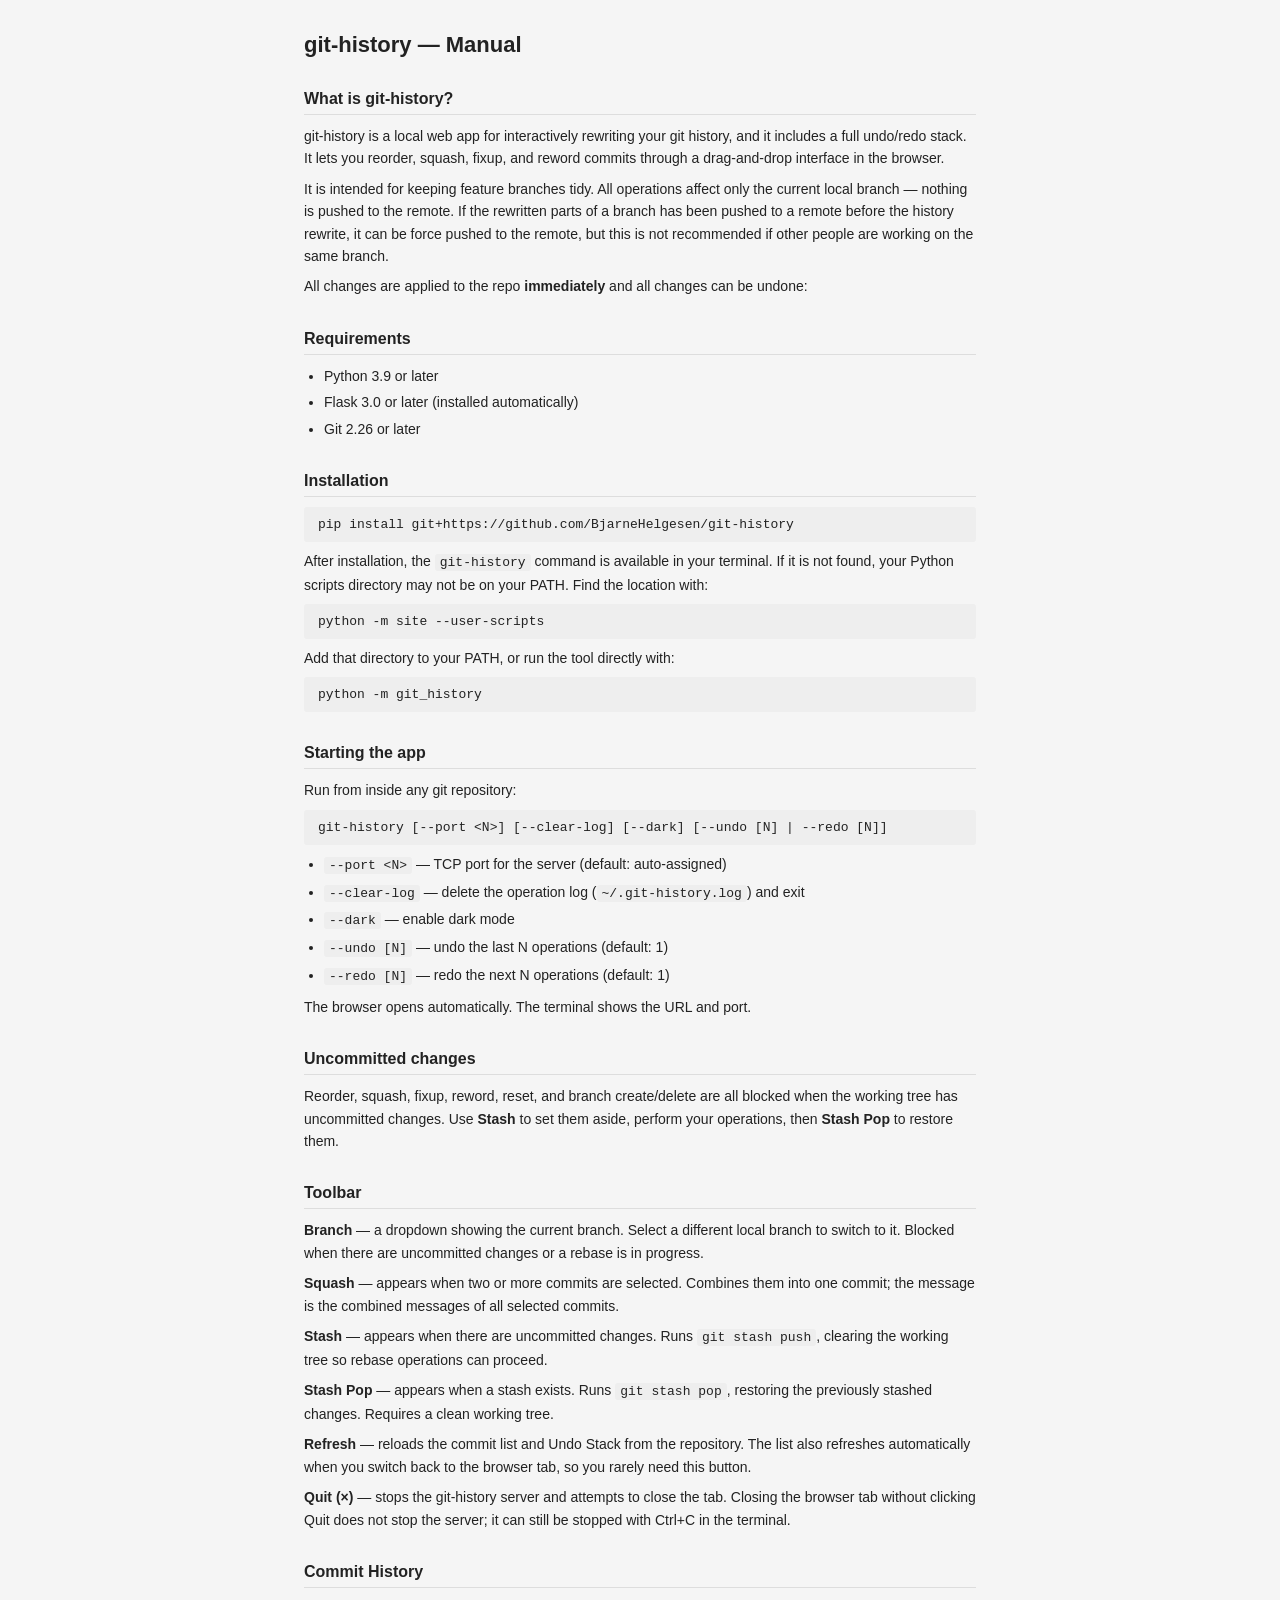
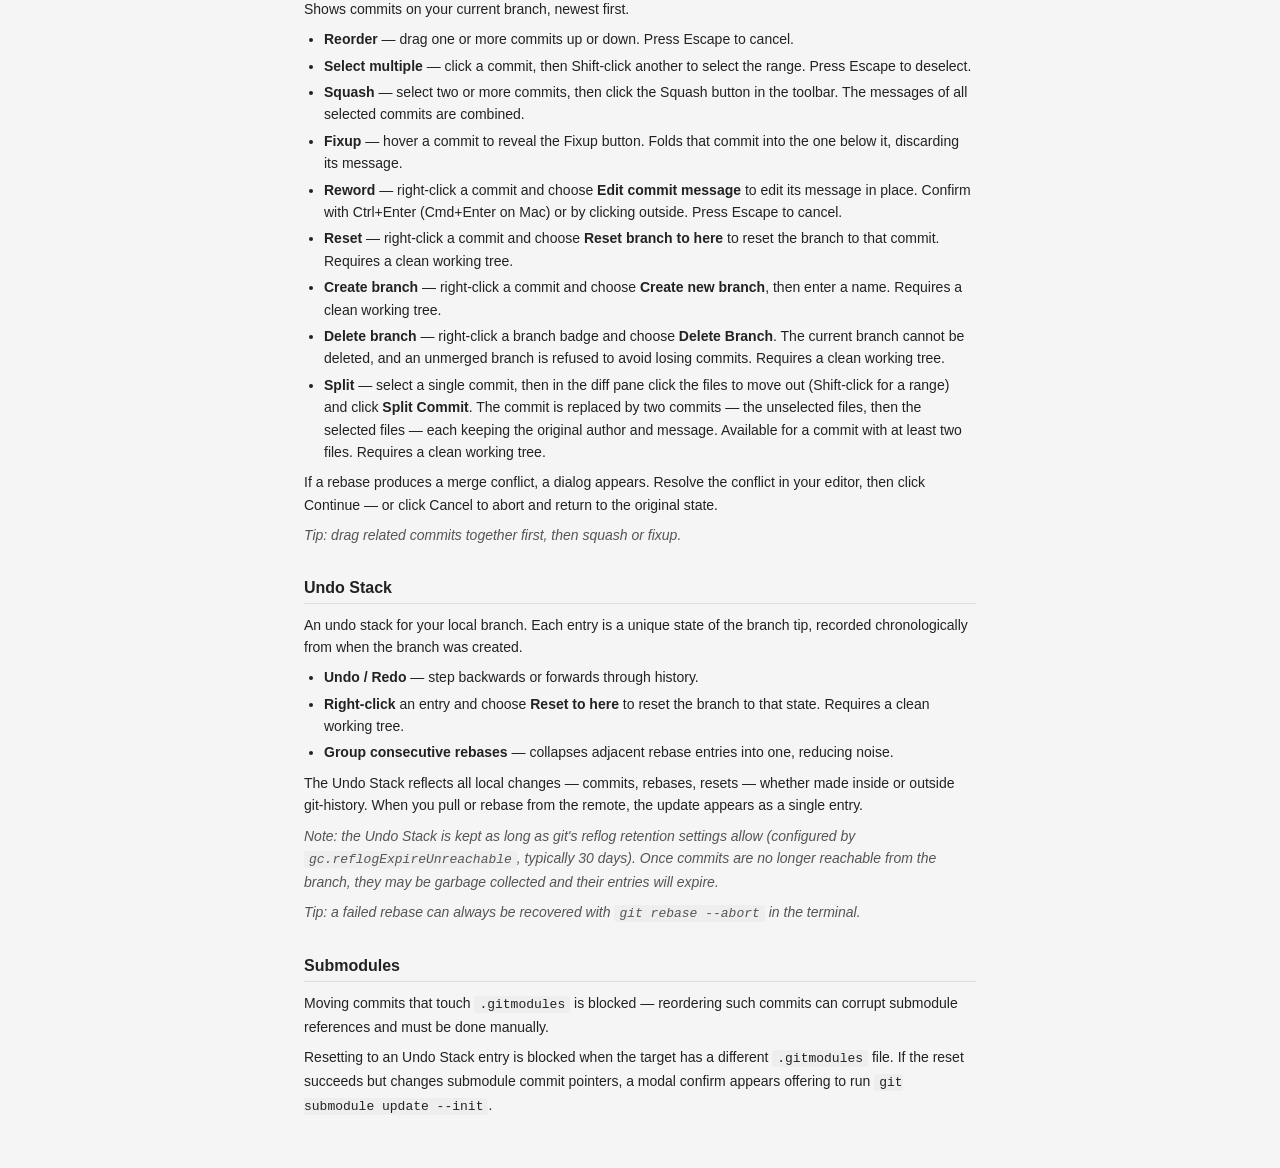
<file: git_history/static/manual.html>
<!DOCTYPE html>
<html lang="en">
<head>
<meta charset="utf-8">
<meta name="viewport" content="width=device-width, initial-scale=1">
<title>git-history — Manual</title>
<style>
* { box-sizing: border-box; margin: 0; padding: 0; }
body { font-family: -apple-system, BlinkMacSystemFont, "Segoe UI", Roboto, sans-serif; font-size: 14px; color: #222; background: #f5f5f5; }
.page { max-width: 720px; margin: 0 auto; padding: 32px 24px 64px; }
h1 { font-size: 22px; margin-bottom: 24px; }
h2 { font-size: 16px; margin: 32px 0 10px; border-bottom: 1px solid #ddd; padding-bottom: 6px; }
p { line-height: 1.6; margin-top: 8px; }
ul { margin: 8px 0 0 20px; }
li { line-height: 1.6; margin: 4px 0; }
code, pre { font-family: monospace; background: #eee; border-radius: 3px; }
code { padding: 1px 5px; font-size: 13px; }
pre { padding: 10px 14px; margin-top: 8px; overflow-x: auto; font-size: 13px; }
em { color: #555; }
strong { font-weight: 600; }
</style>
</head>
<body>
<div class="page">
  <h1>git-history — Manual</h1>

  <h2>What is git-history?</h2>
  <p>git-history is a local web app for interactively rewriting your git history, and it includes a full undo/redo stack. It lets you reorder, squash, fixup, and reword commits through a drag-and-drop interface in the browser.</p>
  <p>It is intended for keeping feature branches tidy. All operations affect only the current local branch — nothing is pushed to the remote. If the rewritten parts of a branch has been pushed to a remote before the history rewrite, 
    it can be force pushed to the remote, but this is not recommended if other people are working on the same branch.</p>
  <p>All changes are applied to the repo <strong> immediately </strong> and all changes can be undone:</p>


  <h2>Requirements</h2>
  <ul>
    <li>Python 3.9 or later</li>
    <li>Flask 3.0 or later (installed automatically)</li>
    <li>Git 2.26 or later</li>
  </ul>

  <h2>Installation</h2>
  <pre>pip install git+https://github.com/BjarneHelgesen/git-history</pre>
  <p>After installation, the <code>git-history</code> command is available in your terminal. If it is not found, your Python scripts directory may not be on your PATH. Find the location with:</p>
  <pre>python -m site --user-scripts</pre>
  <p>Add that directory to your PATH, or run the tool directly with:</p>
  <pre>python -m git_history</pre>

  <h2>Starting the app</h2>
  <p>Run from inside any git repository:</p>
  <pre>git-history [--port &lt;N&gt;] [--clear-log] [--dark] [--undo [N] | --redo [N]]</pre>
  <ul>
    <li><code>--port &lt;N&gt;</code> — TCP port for the server (default: auto-assigned)</li>
    <li><code>--clear-log</code> — delete the operation log (<code>~/.git-history.log</code>) and exit</li>
    <li><code>--dark</code> — enable dark mode</li>
    <li><code>--undo [N]</code> — undo the last N operations (default: 1)</li>
    <li><code>--redo [N]</code> — redo the next N operations (default: 1)</li>
  </ul>
  <p>The browser opens automatically. The terminal shows the URL and port.</p>

  <h2>Uncommitted changes</h2>
  <p>Reorder, squash, fixup, reword, reset, and branch create/delete are all blocked when the working tree has uncommitted changes. Use <strong>Stash</strong> to set them aside, perform your operations, then <strong>Stash Pop</strong> to restore them.</p>

  <h2>Toolbar</h2>
  <p><strong>Branch</strong> — a dropdown showing the current branch. Select a different local branch to switch to it. Blocked when there are uncommitted changes or a rebase is in progress.</p>
  <p><strong>Squash</strong> — appears when two or more commits are selected. Combines them into one commit; the message is the combined messages of all selected commits.</p>
  <p><strong>Stash</strong> — appears when there are uncommitted changes. Runs <code>git stash push</code>, clearing the working tree so rebase operations can proceed.</p>
  <p><strong>Stash Pop</strong> — appears when a stash exists. Runs <code>git stash pop</code>, restoring the previously stashed changes. Requires a clean working tree.</p>
  <p><strong>Refresh</strong> — reloads the commit list and Undo Stack from the repository. The list also refreshes automatically when you switch back to the browser tab, so you rarely need this button.</p>
  <p><strong>Quit (×)</strong> — stops the git-history server and attempts to close the tab. Closing the browser tab without clicking Quit does not stop the server; it can still be stopped with Ctrl+C in the terminal.</p>

  <h2>Commit History</h2>
  <p>Shows commits on your current branch, newest first.</p>
  <ul>
    <li><strong>Reorder</strong> — drag one or more commits up or down. Press Escape to cancel.</li>
    <li><strong>Select multiple</strong> — click a commit, then Shift-click another to select the range. Press Escape to deselect.</li>
    <li><strong>Squash</strong> — select two or more commits, then click the Squash button in the toolbar. The messages of all selected commits are combined.</li>
    <li><strong>Fixup</strong> — hover a commit to reveal the Fixup button. Folds that commit into the one below it, discarding its message.</li>
    <li><strong>Reword</strong> — right-click a commit and choose <strong>Edit commit message</strong> to edit its message in place. Confirm with Ctrl+Enter (Cmd+Enter on Mac) or by clicking outside. Press Escape to cancel.</li>
    <li><strong>Reset</strong> — right-click a commit and choose <strong>Reset branch to here</strong> to reset the branch to that commit. Requires a clean working tree.</li>
    <li><strong>Create branch</strong> — right-click a commit and choose <strong>Create new branch</strong>, then enter a name. Requires a clean working tree.</li>
    <li><strong>Delete branch</strong> — right-click a branch badge and choose <strong>Delete Branch</strong>. The current branch cannot be deleted, and an unmerged branch is refused to avoid losing commits. Requires a clean working tree.</li>
    <li><strong>Split</strong> — select a single commit, then in the diff pane click the files to move out (Shift-click for a range) and click <strong>Split Commit</strong>. The commit is replaced by two commits — the unselected files, then the selected files — each keeping the original author and message. Available for a commit with at least two files. Requires a clean working tree.</li>
  </ul>
  <p>If a rebase produces a merge conflict, a dialog appears. Resolve the conflict in your editor, then click Continue — or click Cancel to abort and return to the original state.</p>
  <p><em>Tip: drag related commits together first, then squash or fixup.</em></p>

  <h2>Undo Stack</h2>
  <p>An undo stack for your local branch. Each entry is a unique state of the branch tip, recorded chronologically from when the branch was created.</p>
  <ul>
    <li><strong>Undo / Redo</strong> — step backwards or forwards through history.</li>
    <li><strong>Right-click</strong> an entry and choose <strong>Reset to here</strong> to reset the branch to that state. Requires a clean working tree.</li>
    <li><strong>Group consecutive rebases</strong> — collapses adjacent rebase entries into one, reducing noise.</li>
  </ul>
  <p>The Undo Stack reflects all local changes — commits, rebases, resets — whether made inside or outside git-history. When you pull or rebase from the remote, the update appears as a single entry.</p>
  <p><em>Note: the Undo Stack is kept as long as git's reflog retention settings allow (configured by <code>gc.reflogExpireUnreachable</code>, typically 30 days). Once commits are no longer reachable from the branch, they may be garbage collected and their entries will expire.</em></p>
  <p><em>Tip: a failed rebase can always be recovered with <code>git rebase --abort</code> in the terminal.</em></p>

  <h2>Submodules</h2>
  <p>Moving commits that touch <code>.gitmodules</code> is blocked — reordering such commits can corrupt submodule references and must be done manually.</p>
  <p>Resetting to an Undo Stack entry is blocked when the target has a different <code>.gitmodules</code> file. If the reset succeeds but changes submodule commit pointers, a modal confirm appears offering to run <code>git submodule update --init</code>.</p>
</div>
</body>
</html>
</file>
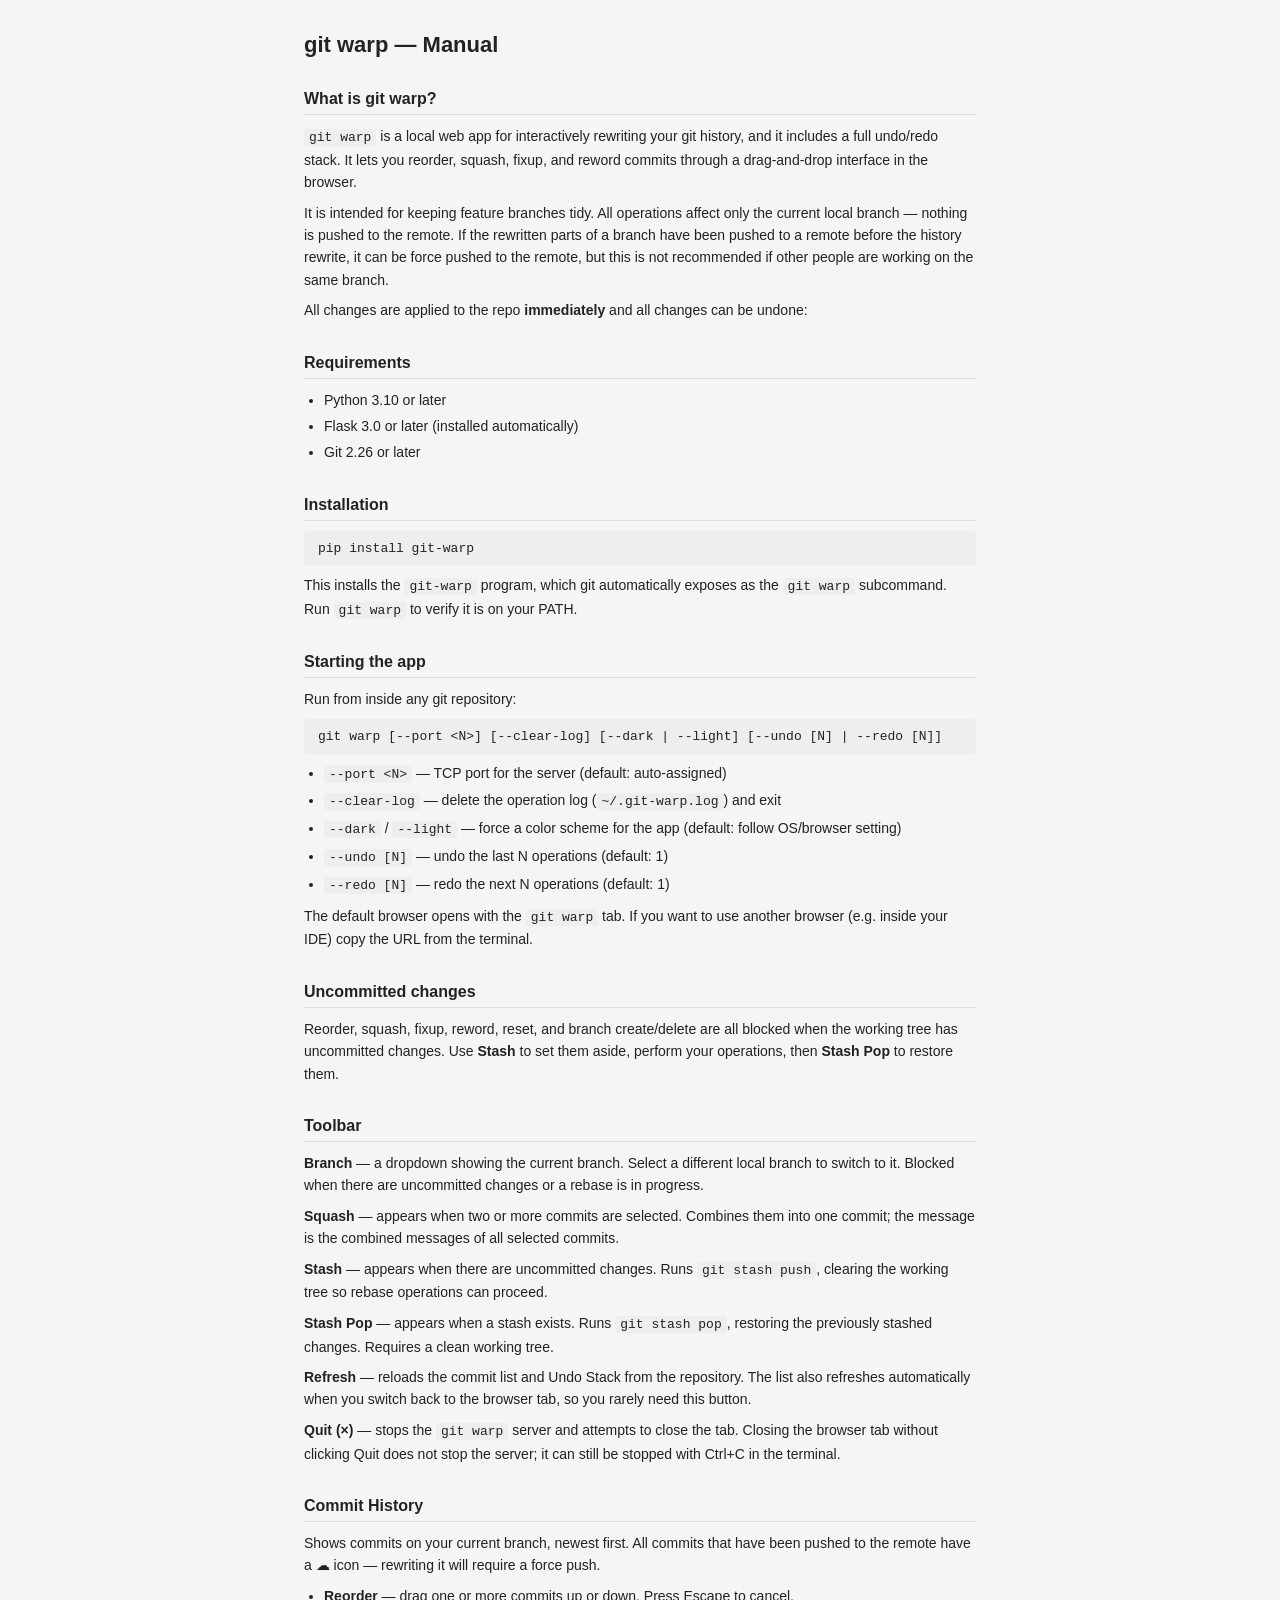
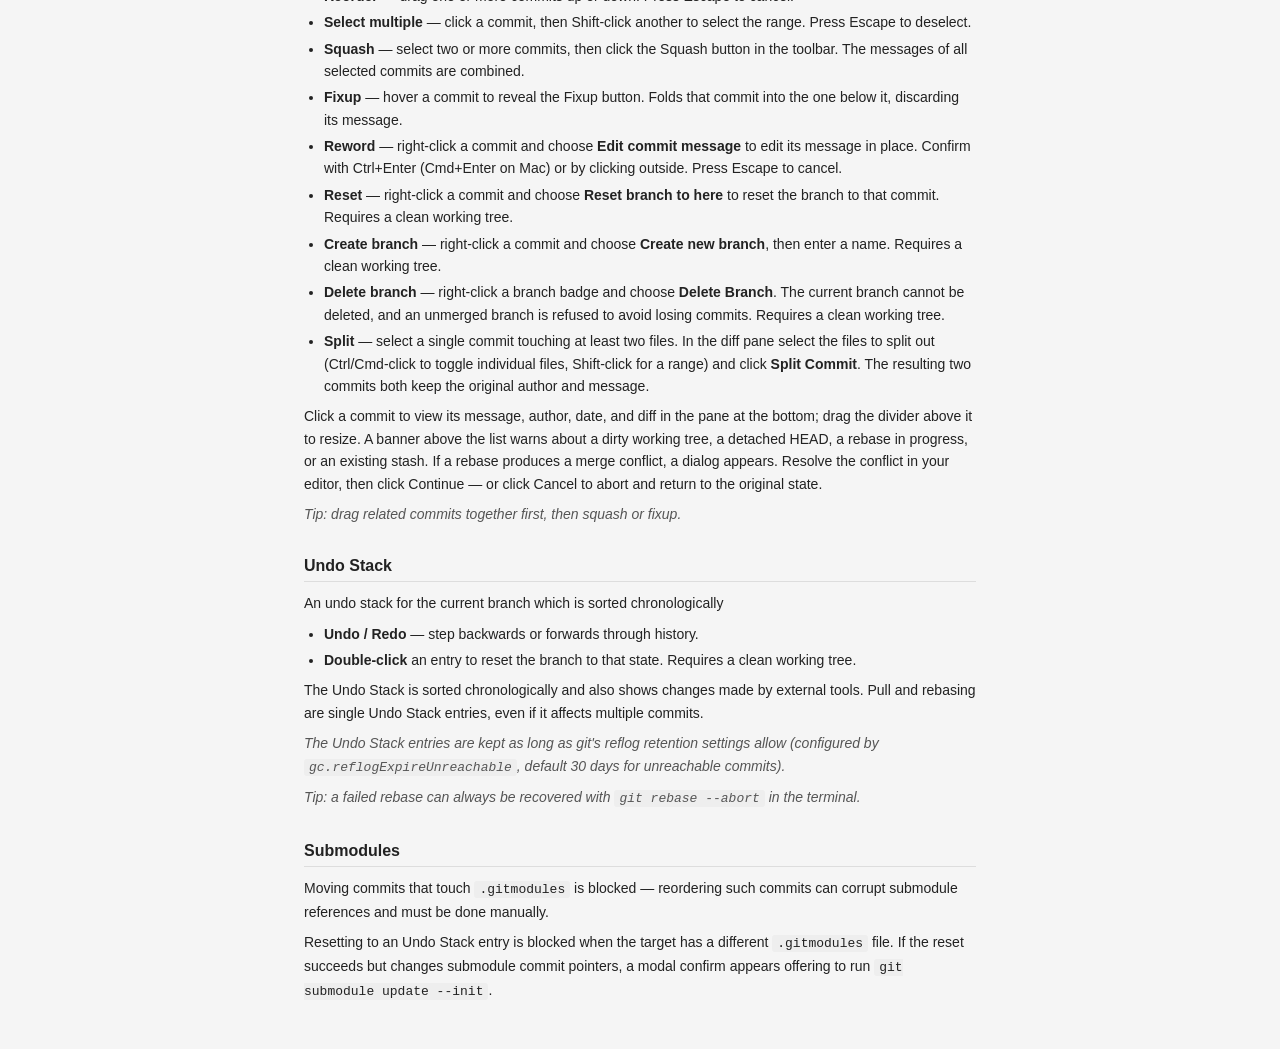
<file: git_warp/static/manual.html>
<!DOCTYPE html>
<html lang="en">
<head>
<meta charset="utf-8">
<meta name="viewport" content="width=device-width, initial-scale=1">
<title>git warp — Manual</title>
<style>
* { box-sizing: border-box; margin: 0; padding: 0; }
body { font-family: -apple-system, BlinkMacSystemFont, "Segoe UI", Roboto, sans-serif; font-size: 14px; color: #222; background: #f5f5f5; }
.page { max-width: 720px; margin: 0 auto; padding: 32px 24px 64px; }
h1 { font-size: 22px; margin-bottom: 24px; }
h2 { font-size: 16px; margin: 32px 0 10px; border-bottom: 1px solid #ddd; padding-bottom: 6px; }
p { line-height: 1.6; margin-top: 8px; }
ul { margin: 8px 0 0 20px; }
li { line-height: 1.6; margin: 4px 0; }
code, pre { font-family: monospace; background: #eee; border-radius: 3px; }
code { padding: 1px 5px; font-size: 13px; }
pre { padding: 10px 14px; margin-top: 8px; overflow-x: auto; font-size: 13px; }
em { color: #555; }
strong { font-weight: 600; }
@media (prefers-color-scheme: dark) {
  body { color: #d4d4d4; background: #1e1e1e; }
  h2 { border-bottom-color: #444; }
  code, pre { background: #333; }
  em { color: #aaa; }
}
</style>
</head>
<body>
<div class="page">
  <h1>git warp — Manual</h1>

  <h2>What is git warp?</h2>
  <p><code>git warp</code> is a local web app for interactively rewriting your git history, and it includes a full undo/redo stack. It lets you reorder, squash, fixup, and reword commits through a drag-and-drop interface in the browser.</p>
  <p>It is intended for keeping feature branches tidy. All operations affect only the current local branch — nothing is pushed to the remote. If the rewritten parts of a branch have been pushed to a remote before the history rewrite, 
    it can be force pushed to the remote, but this is not recommended if other people are working on the same branch.</p>
  <p>All changes are applied to the repo <strong> immediately </strong> and all changes can be undone:</p>


  <h2>Requirements</h2>
  <ul>
    <li>Python 3.10 or later</li>
    <li>Flask 3.0 or later (installed automatically)</li>
    <li>Git 2.26 or later</li>
  </ul>

  <h2>Installation</h2>
  <pre>pip install git-warp</pre>
  <p>This installs the <code>git-warp</code> program, which git automatically exposes as the <code>git warp</code> subcommand. Run <code>git warp</code> to verify it is on your PATH.</p>

  <h2>Starting the app</h2>
  <p>Run from inside any git repository:</p>
  <pre>git warp [--port &lt;N&gt;] [--clear-log] [--dark | --light] [--undo [N] | --redo [N]]</pre>
  <ul>
    <li><code>--port &lt;N&gt;</code> — TCP port for the server (default: auto-assigned)</li>
    <li><code>--clear-log</code> — delete the operation log (<code>~/.git-warp.log</code>) and exit</li>
    <li><code>--dark</code> / <code>--light</code> — force a color scheme for the app (default: follow OS/browser setting)</li>
    <li><code>--undo [N]</code> — undo the last N operations (default: 1)</li>
    <li><code>--redo [N]</code> — redo the next N operations (default: 1)</li>
  </ul>
  <p>The default browser opens with the <code>git warp</code> tab. If you want to use another browser (e.g. inside your IDE) copy the URL from the terminal.</p>

  <h2>Uncommitted changes</h2>
  <p>Reorder, squash, fixup, reword, reset, and branch create/delete are all blocked when the working tree has uncommitted changes. Use <strong>Stash</strong> to set them aside, perform your operations, then <strong>Stash Pop</strong> to restore them.</p>

  <h2>Toolbar</h2>
  <p><strong>Branch</strong> — a dropdown showing the current branch. Select a different local branch to switch to it. Blocked when there are uncommitted changes or a rebase is in progress.</p>
  <p><strong>Squash</strong> — appears when two or more commits are selected. Combines them into one commit; the message is the combined messages of all selected commits.</p>
  <p><strong>Stash</strong> — appears when there are uncommitted changes. Runs <code>git stash push</code>, clearing the working tree so rebase operations can proceed.</p>
  <p><strong>Stash Pop</strong> — appears when a stash exists. Runs <code>git stash pop</code>, restoring the previously stashed changes. Requires a clean working tree.</p>
  <p><strong>Refresh</strong> — reloads the commit list and Undo Stack from the repository. The list also refreshes automatically when you switch back to the browser tab, so you rarely need this button.</p>
  <p><strong>Quit (×)</strong> — stops the <code>git warp</code> server and attempts to close the tab. Closing the browser tab without clicking Quit does not stop the server; it can still be stopped with Ctrl+C in the terminal.</p>

  <h2>Commit History</h2>
  <p>Shows commits on your current branch, newest first. All commits that have been pushed to the remote have a ☁ icon — rewriting it will require a force push. </p>
  <ul>
    <li><strong>Reorder</strong> — drag one or more commits up or down. Press Escape to cancel.</li>
    <li><strong>Select multiple</strong> — click a commit, then Shift-click another to select the range. Press Escape to deselect.</li>
    <li><strong>Squash</strong> — select two or more commits, then click the Squash button in the toolbar. The messages of all selected commits are combined.</li>
    <li><strong>Fixup</strong> — hover a commit to reveal the Fixup button. Folds that commit into the one below it, discarding its message.</li>
    <li><strong>Reword</strong> — right-click a commit and choose <strong>Edit commit message</strong> to edit its message in place. Confirm with Ctrl+Enter (Cmd+Enter on Mac) or by clicking outside. Press Escape to cancel.</li>
    <li><strong>Reset</strong> — right-click a commit and choose <strong>Reset branch to here</strong> to reset the branch to that commit. Requires a clean working tree.</li>
    <li><strong>Create branch</strong> — right-click a commit and choose <strong>Create new branch</strong>, then enter a name. Requires a clean working tree.</li>
    <li><strong>Delete branch</strong> — right-click a branch badge and choose <strong>Delete Branch</strong>. The current branch cannot be deleted, and an unmerged branch is refused to avoid losing commits. Requires a clean working tree.</li>
    <li><strong>Split</strong> — select a single commit touching at least two files. In the diff pane select the files to split out (Ctrl/Cmd-click to toggle individual files, Shift-click for a range) and click <strong>Split Commit</strong>. The resulting two commits both keep the original author and message.</li>
  </ul>
  <p>Click a commit to view its message, author, date, and diff in the pane at the bottom; drag the divider above it to resize. A banner above the list warns about a dirty working tree, a detached HEAD, a rebase in progress, or an existing stash. If a rebase produces a merge conflict, a dialog appears. Resolve the conflict in your editor, then click Continue — or click Cancel to abort and return to the original state.</p>
  <p><em>Tip: drag related commits together first, then squash or fixup.</em></p>

  <h2>Undo Stack</h2>
  <p>An undo stack for the current branch which is sorted chronologically</p>
  <ul>
    <li><strong>Undo / Redo</strong> — step backwards or forwards through history.</li>
    <li><strong>Double-click</strong> an entry to reset the branch to that state. Requires a clean working tree.</li>
  </ul>
  <p>The Undo Stack is sorted chronologically and also shows changes made by external tools. Pull and rebasing are single Undo Stack entries, even if it affects multiple commits.</p>
  <p><em>The Undo Stack entries are kept as long as git's reflog retention settings allow (configured by <code>gc.reflogExpireUnreachable</code>, default 30 days for unreachable commits). </em></p>
  <p><em>Tip: a failed rebase can always be recovered with <code>git rebase --abort</code> in the terminal.</em></p>

  <h2>Submodules</h2>
  <p>Moving commits that touch <code>.gitmodules</code> is blocked — reordering such commits can corrupt submodule references and must be done manually.</p>
  <p>Resetting to an Undo Stack entry is blocked when the target has a different <code>.gitmodules</code> file. If the reset succeeds but changes submodule commit pointers, a modal confirm appears offering to run <code>git submodule update --init</code>.</p>
</div>
</body>
</html>
</file>
